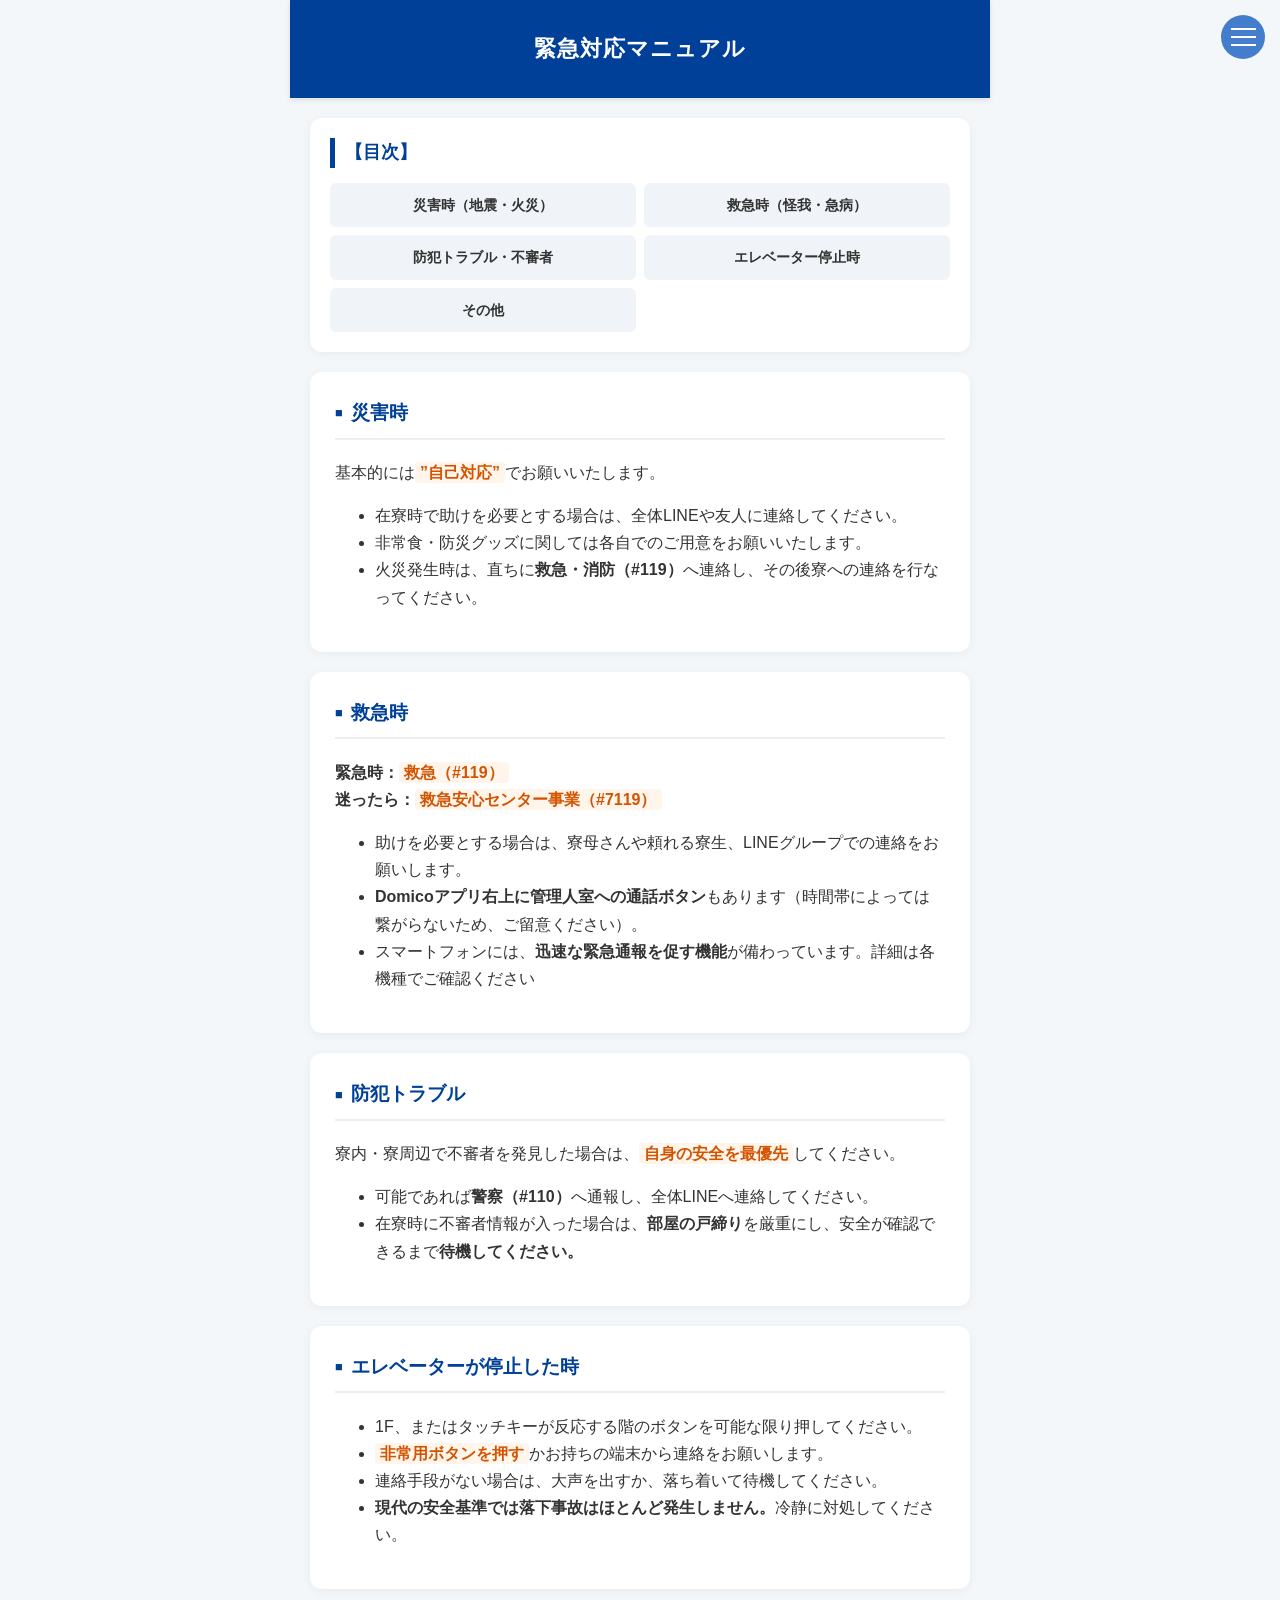
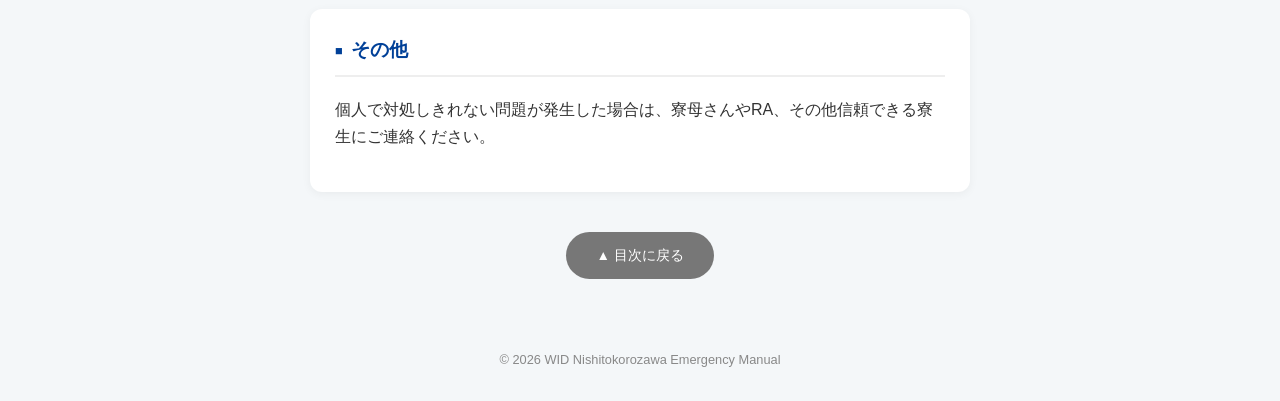
<file: emergency.html>
<!DOCTYPE html>
<html lang="ja">
<head>
    <meta name="robots" content="noindex">
    <meta charset="UTF-8">
    <meta name="viewport" content="width=device-width, initial-scale=1.0">
    <title>WID西所沢 緊急対応マニュアル</title>
    <link rel="stylesheet" href="base.css">
    <script src="code.js"></script>
</head>
<body>

<header>
    <h1>緊急対応マニュアル</h1>
    <button class="hamburger" id="js-hamburger" aria-label="メニュー開閉">
        <span></span>
        <span></span>
        <span></span>
    </button>
    <nav class="nav-menu" id="js-nav-menu">
        <ul>
            <li><a href="index.html">HOME</a></li>
            <li><a href="guidebook.html">ガイドブック</a></li>
            <li><a href="emergency.html">緊急対応マニュアル</a></li> 
        </ul>
    </nav>
</header>

<nav id="js-toc">
    <h2>【目次】</h2>
    <ul>
        <li><a href="#disaster">災害時（地震・火災）</a></li>
        <li><a href="#medical">救急時（怪我・急病）</a></li>
        <li><a href="#crime">防犯トラブル・不審者</a></li>
        <li><a href="#elevator">エレベーター停止時</a></li>
        <li><a href="#other">その他</a></li>
    </ul>
</nav>

<section id="disaster">
    <h3>災害時</h3>
    <p>基本的には<span class="important">”自己対応”</span>でお願いいたします。</p>
    <ul>
        <li>在寮時で助けを必要とする場合は、全体LINEや友人に連絡してください。</li>
        <li>非常食・防災グッズに関しては各自でのご用意をお願いいたします。</li>
        <li>火災発生時は、直ちに<strong>救急・消防（#119）</strong>へ連絡し、その後寮への連絡を行なってください。</li>
    </ul>
</section>

<section id="medical">
    <h3>救急時</h3>
      <strong>緊急時：</strong><span class="important">救急（#119）</span>
      <br><strong>迷ったら：</strong><span class="important">救急安心センター事業（#7119）</span>
    <ul>
        <li>助けを必要とする場合は、寮母さんや頼れる寮生、LINEグループでの連絡をお願いします。</li>
        <li><strong>Domicoアプリ右上に管理人室への通話ボタン</strong>もあります（時間帯によっては繋がらないため、ご留意ください）。</li>
        <li>スマートフォンには、<strong>迅速な緊急通報を促す機能</strong>が備わっています。詳細は各機種でご確認ください</li>
    </ul>
</section>

<section id="crime">
    <h3>防犯トラブル</h3>
    <p>寮内・寮周辺で不審者を発見した場合は、<span class="important">自身の安全を最優先</span>してください。</p>
    <ul>
        <li>可能であれば<strong>警察（#110）</strong>へ通報し、全体LINEへ連絡してください。</li>
        <li>在寮時に不審者情報が入った場合は、<strong>部屋の戸締り</strong>を厳重にし、安全が確認できるまで<strong>待機してください。</strong></li>
    </ul>
</section>

<section id="elevator">
    <h3>エレベーターが停止した時</h3>
    <ul>
        <li>1F、またはタッチキーが反応する階のボタンを可能な限り押してください。</li>
        <li><span class="important">非常用ボタンを押す</span>かお持ちの端末から連絡をお願いします。</li>
        <li>連絡手段がない場合は、大声を出すか、落ち着いて待機してください。</li>
        <li><strong>現代の安全基準では落下事故はほとんど発生しません。</strong>冷静に対処してください。</li>
    </ul>
</section>

<section id="other">
    <h3>その他</h3>
    <p>個人で対処しきれない問題が発生した場合は、寮母さんやRA、その他信頼できる寮生にご連絡ください。</p>
</section>

<div class="back-to-top">
    <a href="#">▲ 目次に戻る</a>
</div>

<footer>
    &copy; 2026 WID Nishitokorozawa Emergency Manual
</footer>

</body>
</html>
</file>
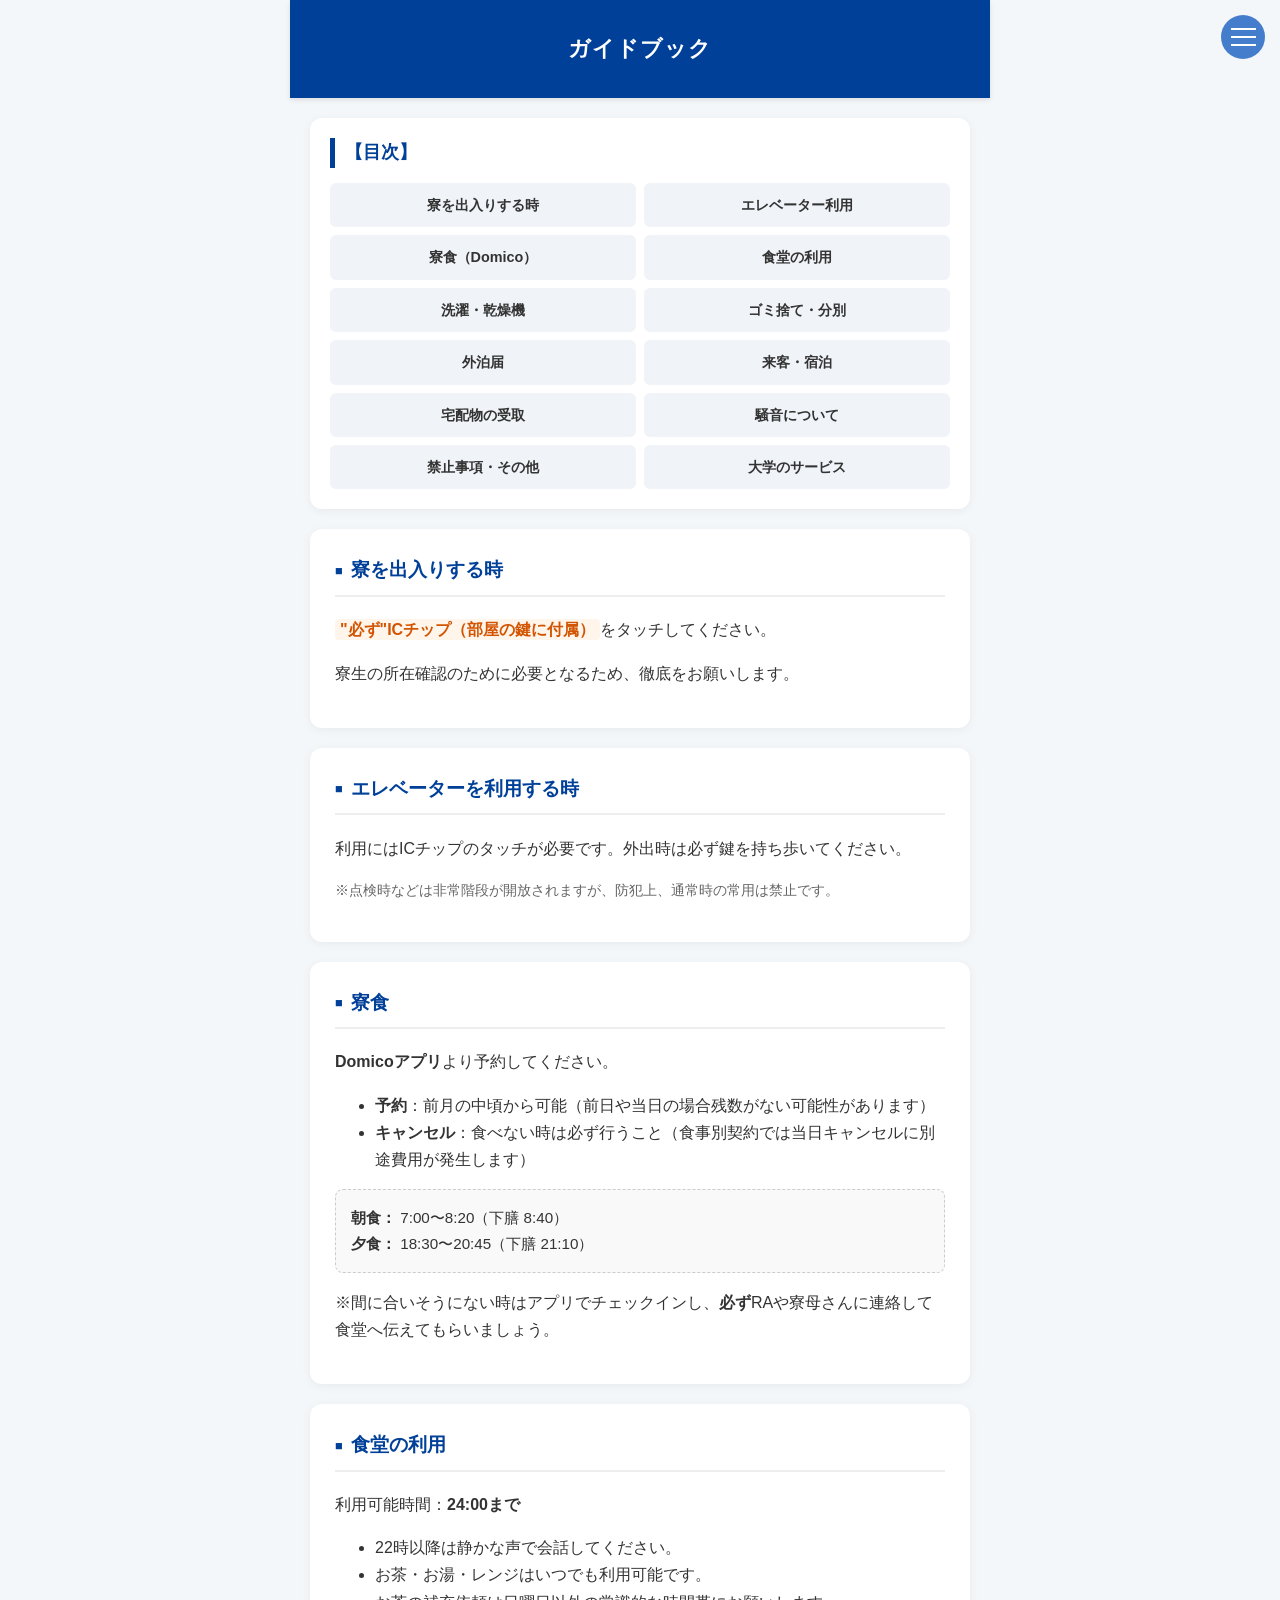
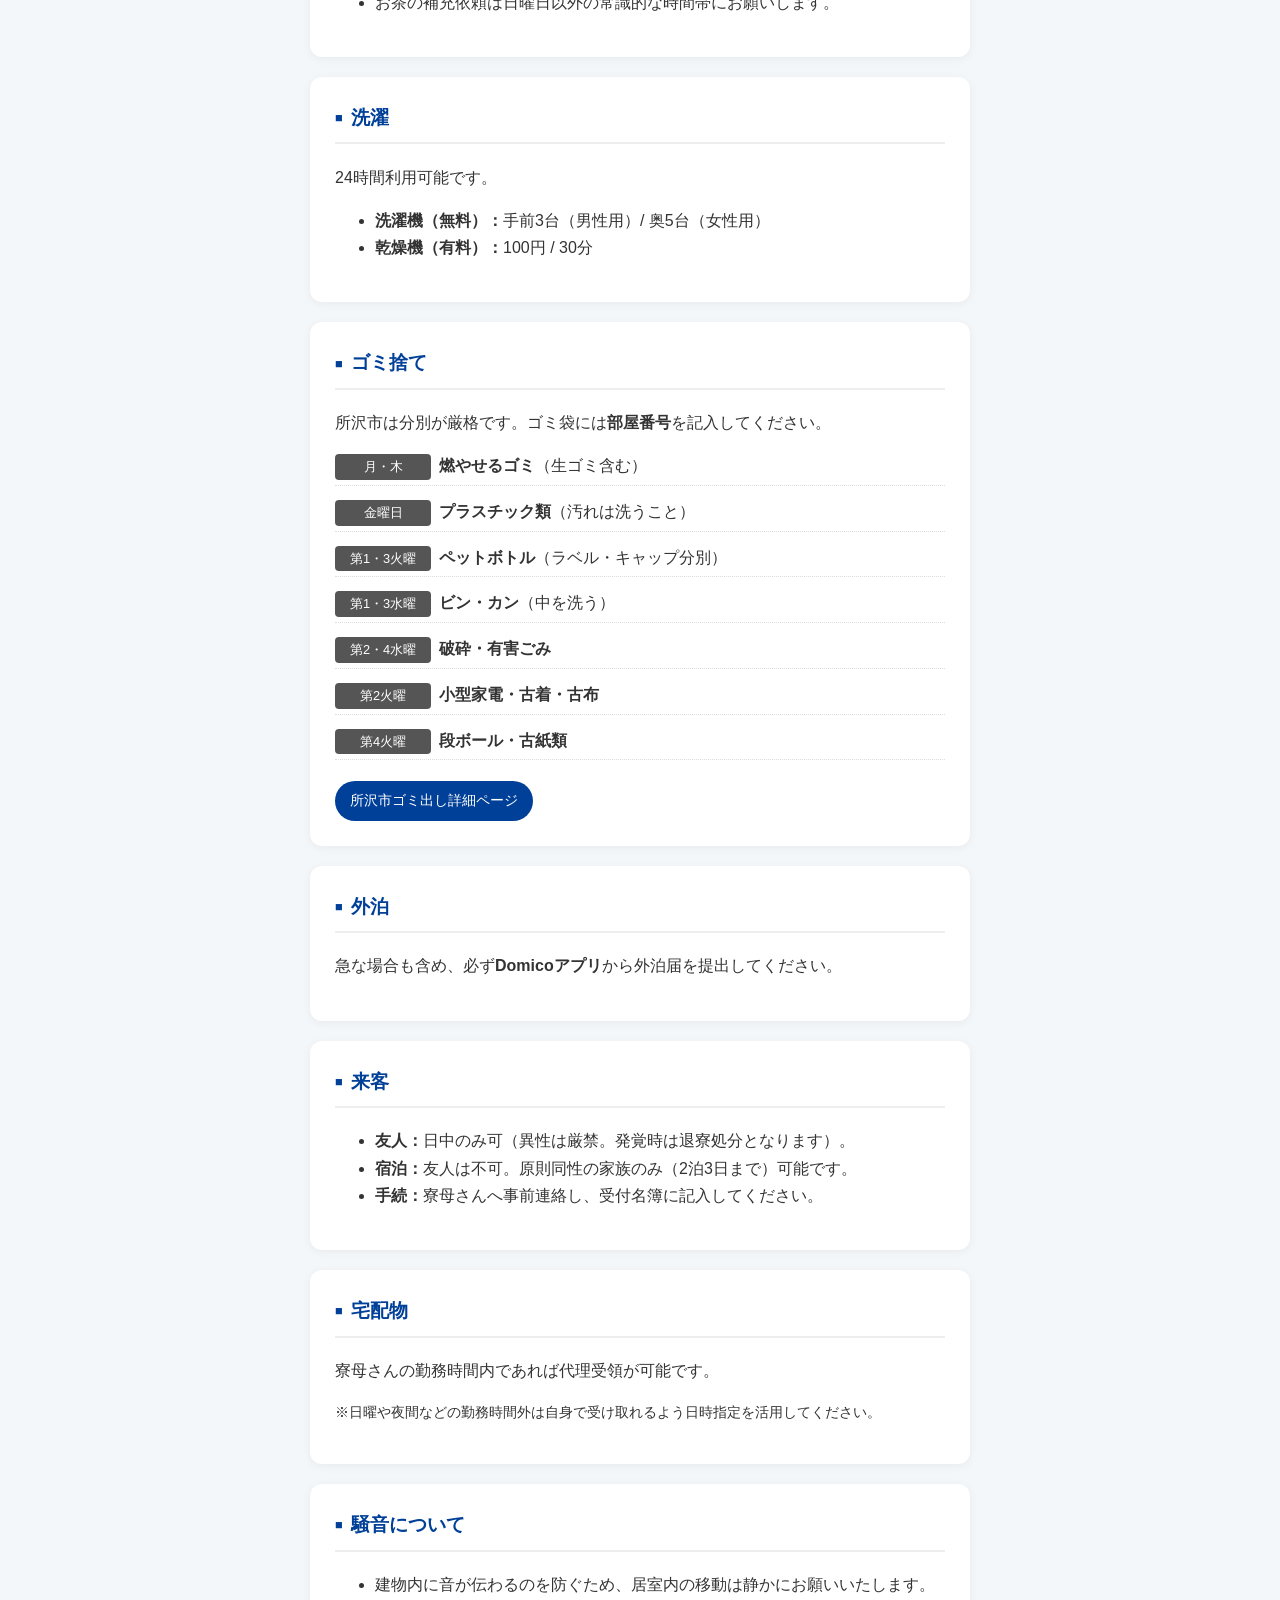
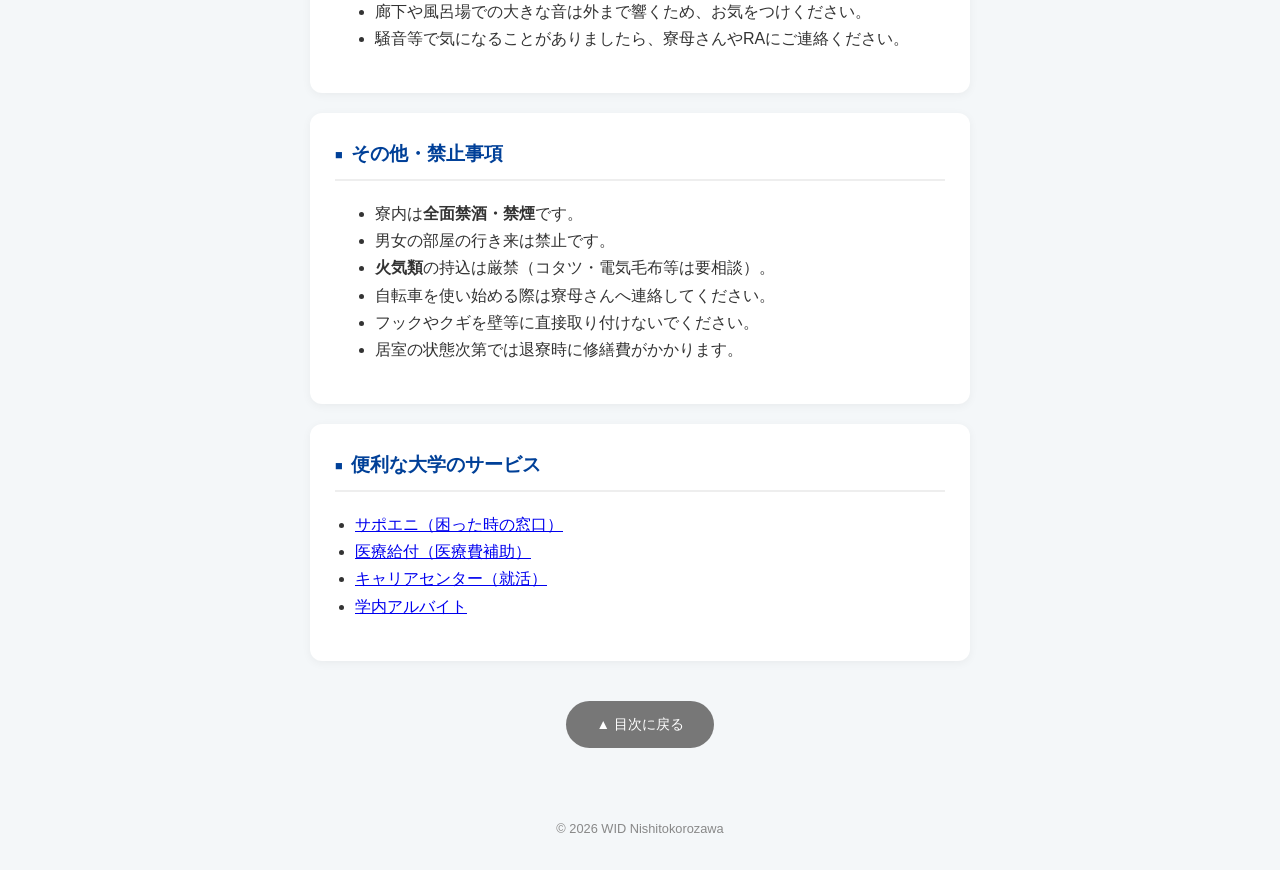
<file: guidebook.html>
<!DOCTYPE html>
<html lang="ja">
<head>
    <meta name="robots" content="noindex">
    <meta charset="UTF-8">
    <meta name="viewport" content="width=device-width, initial-scale=1.0">
    <title>2026年度 WID西所沢 ガイドブック</title>
    <link rel="stylesheet" href="base.css">
    <script src="code.js"></script>
</head>
<body>

<header>
    <h1>ガイドブック</h1>
    <button class="hamburger" id="js-hamburger" aria-label="メニュー開閉">
        <span></span>
        <span></span>
        <span></span>
    </button>
    <nav class="nav-menu" id="js-nav-menu">
        <ul>
            <li><a href="index.html">HOME</a></li>
            <li><a href="guidebook.html">ガイドブック</a></li>
            <li><a href="emergency.html">緊急対応マニュアル</a></li>
          </ul>
      </nav>      
</header>

<nav id="js-toc">
    <h2>【目次】</h2>
    <ul>
        <li><a href="#entrance">寮を出入りする時</a></li>
        <li><a href="#elevator">エレベーター利用</a></li>
        <li><a href="#meal">寮食（Domico）</a></li>
        <li><a href="#cafeteria">食堂の利用</a></li>
        <li><a href="#laundry">洗濯・乾燥機</a></li>
        <li><a href="#trash">ゴミ捨て・分別</a></li>
        <li><a href="#stay-out">外泊届</a></li>
        <li><a href="#visitor">来客・宿泊</a></li>
        <li><a href="#delivery">宅配物の受取</a></li>
        <li><a href="#noise">騒音について</a></li>
        <li><a href="#other">禁止事項・その他</a></li>
        <li><a href="#service">大学のサービス</a></li>
    </ul>
</nav>

<section id="entrance">
    <h3>寮を出入りする時</h3>
    <p><span class="important">"必ず"ICチップ（部屋の鍵に付属）</span>をタッチしてください。</p>
    <p>寮生の所在確認のために必要となるため、徹底をお願いします。</p>
</section>

<section id="elevator">
    <h3>エレベーターを利用する時</h3>
    <p>利用にはICチップのタッチが必要です。外出時は必ず鍵を持ち歩いてください。</p>
    <p style="font-size: 0.9rem; color: #666;">※点検時などは非常階段が開放されますが、防犯上、通常時の常用は禁止です。</p>
</section>

<section id="meal">
    <h3>寮食</h3>
    <p><strong>Domicoアプリ</strong>より予約してください。</p>
    <ul>
        <li><strong>予約</strong>：前月の中頃から可能（前日や当日の場合残数がない可能性があります）</li>
        <li><strong>キャンセル</strong>：食べない時は必ず行うこと（食事別契約では当日キャンセルに別途費用が発生します）</li>
    </ul>
    <div class="time-table">
        <strong>朝食：</strong> 7:00〜8:20（下膳 8:40）<br>
        <strong>夕食：</strong> 18:30〜20:45（下膳 21:10）
    </div>
    <p>※間に合いそうにない時はアプリでチェックインし、<strong>必ず</strong>RAや寮母さんに連絡して食堂へ伝えてもらいましょう。</p>
</section>

<section id="cafeteria">
    <h3>食堂の利用</h3>
    <p>利用可能時間：<strong>24:00まで</strong></p>
    <ul>
        <li>22時以降は静かな声で会話してください。</li>
        <li>お茶・お湯・レンジはいつでも利用可能です。</li>
        <li>お茶の補充依頼は日曜日以外の常識的な時間帯にお願いします。</li>
    </ul>
</section>

<section id="laundry">
    <h3>洗濯</h3>
    <p>24時間利用可能です。</p>
    <ul>
        <li><strong>洗濯機（無料）：</strong>手前3台（男性用）/ 奥5台（女性用）</li>
        <li><strong>乾燥機（有料）：</strong>100円 / 30分</li>
    </ul>
</section>

<section id="trash">
    <h3>ゴミ捨て</h3>
    <p>所沢市は分別が厳格です。ゴミ袋には<strong>部屋番号</strong>を記入してください。</p>
    <ul class="gomi-list">
        <li><span class="gomi-day">月・木</span><strong>燃やせるゴミ</strong>（生ゴミ含む）</li>
        <li><span class="gomi-day">金曜日</span><strong>プラスチック類</strong>（汚れは洗うこと）</li>
        <li><span class="gomi-day">第1・3火曜</span><strong>ペットボトル</strong>（ラベル・キャップ分別）</li>
        <li><span class="gomi-day">第1・3水曜</span><strong>ビン・カン</strong>（中を洗う）</li>
        <li><span class="gomi-day">第2・4水曜</span><strong>破砕・有害ごみ</strong></li>
        <li><span class="gomi-day">第2火曜</span><strong>小型家電・古着・古布</strong></li>
        <li><span class="gomi-day">第4火曜</span><strong>段ボール・古紙類</strong></li>
    </ul>
    </ul>
    <a href="https://www.city.tokorozawa.saitama.jp/kurashi/gomi/gomidashikata/index.html" class="btn-link" target="_blank">所沢市ゴミ出し詳細ページ</a>
</section>

<section id="stay-out">
    <h3>外泊</h3>
    <p>急な場合も含め、必ず<strong>Domicoアプリ</strong>から外泊届を提出してください。</p>
</section>

<section id="visitor">
    <h3>来客</h3>
    <ul>
       <li><strong>友人：</strong>日中のみ可（異性は厳禁。発覚時は退寮処分となります）。</li>
       <li><strong>宿泊：</strong>友人は不可。原則同性の家族のみ（2泊3日まで）可能です。</li>
       <li><strong>手続：</strong>寮母さんへ事前連絡し、受付名簿に記入してください。</li>
    </ul>
</section>

<section id="delivery">
    <h3>宅配物</h3>
    <p>寮母さんの勤務時間内であれば代理受領が可能です。</p>
    <p style="font-size: 0.9rem;">※日曜や夜間などの勤務時間外は自身で受け取れるよう日時指定を活用してください。</p>
</section>

<section id="noise">
    <h3>騒音について</h3>
    <ul>
        <li>建物内に音が伝わるのを防ぐため、居室内の移動は静かにお願いいたします。</li>
        <li>廊下や風呂場での大きな音は外まで響くため、お気をつけください。</li>
        <li>騒音等で気になることがありましたら、寮母さんやRAにご連絡ください。</li> 
    </ul>
</section>

<section id="other">
    <h3>その他・禁止事項</h3>
    <ul>
        <li>寮内は<strong>全面禁酒・禁煙</strong>です。</li>
        <li>男女の部屋の行き来は禁止です。</li>
        <li><strong>火気類</strong>の持込は厳禁（コタツ・電気毛布等は要相談）。</li>
        <li>自転車を使い始める際は寮母さんへ連絡してください。</li>
        <li>フックやクギを壁等に直接取り付けないでください。</li>
        <li>居室の状態次第では退寮時に修繕費がかかります。</li>
    </ul>
</section>

<section id="service">
    <h3>便利な大学のサービス</h3>
    <ul style="padding-left: 20px;">
        <li><a href="https://wnpspt.waseda.jp/student/supportanywhere/">サポエニ（困った時の窓口）</a></li>
        <li><a href="https://www.waseda.jp/inst/student/support/medicalfee_reimbursement">医療給付（医療費補助）</a></li>
        <li><a href="https://www.waseda.jp/inst/career/">キャリアセンター（就活）</a></li>
        <li><a href="https://www.waseda.jp/inst/sjc/offer">学内アルバイト</a></li>
    </ul>
</section>

<div class="back-to-top">
    <a href="#">▲ 目次に戻る</a>
</div>

<footer>
    &copy; 2026 WID Nishitokorozawa
</footer>

</body>
</html>
</file>
<file: base.css>
html {
  scroll-behavior: smooth;
}

/* --- 1. 変数・基本設定 --- */
:root {
  --primary-color: #004098; /* 早稲田・信頼感のある青 */
  --accent-color: #e67e22;
  --bg-color: #f4f7f9;
  --card-bg: #ffffff;
  --text-color: #333;
}

body { 
  font-family: "Helvetica Neue", Arial, "Hiragino Kaku Gothic ProN", "Hiragino Sans", Meiryo, sans-serif; 
  line-height: 1.7; 
  color: var(--text-color); 
  max-width: 700px; 
  margin: 0 auto; 
  padding: 0; 
  background-color: var(--bg-color); 
}

/* --- 2. ヘッダー・共通要素 --- */
header { 
  background: var(--primary-color); 
  color: white; 
  padding: 30px 20px; 
  text-align: center; 
  box-shadow: 0 2px 5px rgba(0,0,0,0.1); 
}

h1 { 
  margin: 0; 
  font-size: 1.4rem; 
  letter-spacing: 1px; 
  font-family: "Optima", "Lato", "Helvetica Neue", "Hiragino Sans", sans-serif;
}

section { 
  background: var(--card-bg); 
  margin: 20px; 
  padding: 25px; 
  border-radius: 12px; 
  box-shadow: 0 2px 10px rgba(0,0,0,0.05); 
  scroll-margin-top: 20px; 
}

h3 { 
  color: var(--primary-color); 
  border-bottom: 2px solid #eee; 
  padding-bottom: 8px; 
  margin-top: 0; 
  font-size: 1.2rem; 
  display: flex; 
  align-items: center; 
}

h3::before { 
  content: "■"; 
  margin-right: 8px; 
  font-size: 0.8rem; 
  vertical-align: middle; 
}

/* --- 3. ページ内の目次（nav）デザイン --- */
#js-toc { 
  background: white; 
  margin: 20px; 
  padding: 20px; 
  border-radius: 12px; 
  box-shadow: 0 2px 10px rgba(0,0,0,0.05); 
}

#js-toc h2 { 
  font-size: 1.1rem; 
  margin-top: 0; 
  border-left: 5px solid var(--primary-color); 
  padding-left: 10px; 
  color: var(--primary-color); 
}

/* 目次内のリストを2列にする（メニュー側には影響しない） */
#js-toc ul { 
  list-style: none; 
  padding: 0; 
  margin: 0; 
  display: grid; 
  grid-template-columns: 1fr 1fr; 
  gap: 8px; 
}

@media (max-width: 480px) { 
  #js-toc ul { 
    grid-template-columns: 1fr; 
  } 
  .nav-list {
    flex-direction: column !important; /* ここで縦に切り替え */
  }
  .nav-list li {
    border-right: none !important;
    border-bottom: 1px solid #e9e9e9 !important;
  }
  .nav-list li:last-child {
    border-bottom: none !important;
  }
}

/* 目次内のボタンデザイン */
#js-toc li a { 
  display: block; 
  background: #f0f4f8; 
  padding: 10px; 
  border-radius: 6px; 
  color: #333; 
  text-decoration: none; 
  font-size: 0.9rem; 
  transition: 0.2s; 
  text-align: center;
  font-weight: bold;
}

#js-toc li a:hover { 
  background: var(--primary-color); 
  color: white; 
}

/* --- 4. ハンバーガーメニュー（共通ナビ） --- */
.hamburger {
  position: fixed;
  top: 15px;
  right: 15px;
  width: 44px;
  height: 44px;
  background: var(--primary-color);
  border: none;
  border-radius: 50%;
  cursor: pointer;
  z-index: 1000;
  display: flex;
  flex-direction: column;
  justify-content: center;
  align-items: center;
  gap: 6px;
  background-color: #115ac0c5;
}

.hamburger:hover { opacity: 0.7; }
.hamburger:active { transform: scale(0.95); opacity: 0.5; }

.hamburger span {
  display: block;
  width: 25px;
  height: 2px;
  background: #fff;
  transition: all 0.3s ease;
}

.nav-menu {
  position: fixed;
  top: 0;
  right: -100%;
  width: 80%;
  max-width: 300px;
  height: 100%;
  background: #fff;
  z-index: 999;
  transition: 0.3s ease;
  padding-top: 60px;
  box-shadow: -2px 0 10px rgba(0,0,0,0.1);
}

.nav-menu ul { list-style: none; padding: 0; margin: 0; display: block; } /* グリッド解除 */
.nav-menu ul li a {
  display: block;
  padding: 15px 25px;
  color: #115ac0;
  text-decoration: none;
  border-bottom: 1.0px solid #eee;
  font-size: 0.95rem;
  background: none;
  text-align: left;
  font-weight: 700;
}

.nav-menu ul li a:hover {
  background-color: #eee;
  color: #004098;
}

.menu-overlay {
  position: fixed;
  top: 0;
  left: 0;
  width: 100%;
  height: 100%;
  background: rgba(0,0,0,0.5);
  display: none;
  z-index: 998;
}

.nav-list ul{
  display: flex;
  justify-content: space-between;
  background-color: #FFF;
  font-weight: 400;
  font-size: 17px;
  padding-top: 5px;
  padding-bottom: 5px;
  border-radius: 10px;
  margin-left: 0 !important;
  padding-left: 0 !important;
  list-style: none;
}

.nav-list li{
  background-color: #004098;
  border-radius: 20px;
  margin-top: 3px;
  text-align: center;
  flex: 1;
}

.nav-list li a{
  color:#ffffff;
  font-weight: 700;
  text-decoration: none;
  display: block;
  text-align: center;
}

.nav-list li:hover{
  background-color: #4c7bbd;
}

.nav-list li a:hover{
  color: #e8e8e8;
}

/* メニュー開閉時のアニメーション */
.is_menuOpen .hamburger span:nth-child(1) { transform: translateY(8px) rotate(45deg); }
.is_menuOpen .hamburger span:nth-child(2) { opacity: 0; }
.is_menuOpen .hamburger span:nth-child(3) { transform: translateY(-8px) rotate(-45deg); }
.is_menuOpen .nav-menu { right: 0; }
.is_menuOpen .menu-overlay { display: block; }

/* --- 5. パーツ・便利クラス --- */
.important { color: #d35400; font-weight: bold; background: #fff5eb; padding: 2px 5px; border-radius: 4px; }
.time-table { background: #f9f9f9; padding: 15px; border-radius: 8px; border: 1px dashed #ccc; font-size: 0.95rem; }
.btn-link { display: inline-block; background: var(--primary-color); color: white !important; padding: 8px 15px; border-radius: 20px; text-decoration: none; font-size: 0.85rem; margin-top: 5px; }

/* ゴミ分別リスト */
.gomi-list { list-style: none; padding: 0; }
.gomi-list li { margin-bottom: 12px; border-bottom: 1px dotted #ddd; padding-bottom: 5px; }
.gomi-day { display: inline-block; background: #555; color: white; padding: 2px 8px; border-radius: 4px; font-size: 0.8rem; margin-right: 8px; min-width: 80px; text-align: center; }

/* 「▲ 目次に戻る」ボタン */
.back-to-top { text-align: center; margin: 40px 0; }
.back-to-top a {
  display: inline-block;
  text-decoration: none;
  background: #777; 
  color: white;
  padding: 12px 30px;
  border-radius: 30px;
  font-size: 0.85rem;
  transition: opacity 0.2s;
}

/* --- 6. フッター --- */
footer { text-align: center; padding: 30px; color: #888; font-size: 0.8rem; }
</file>
